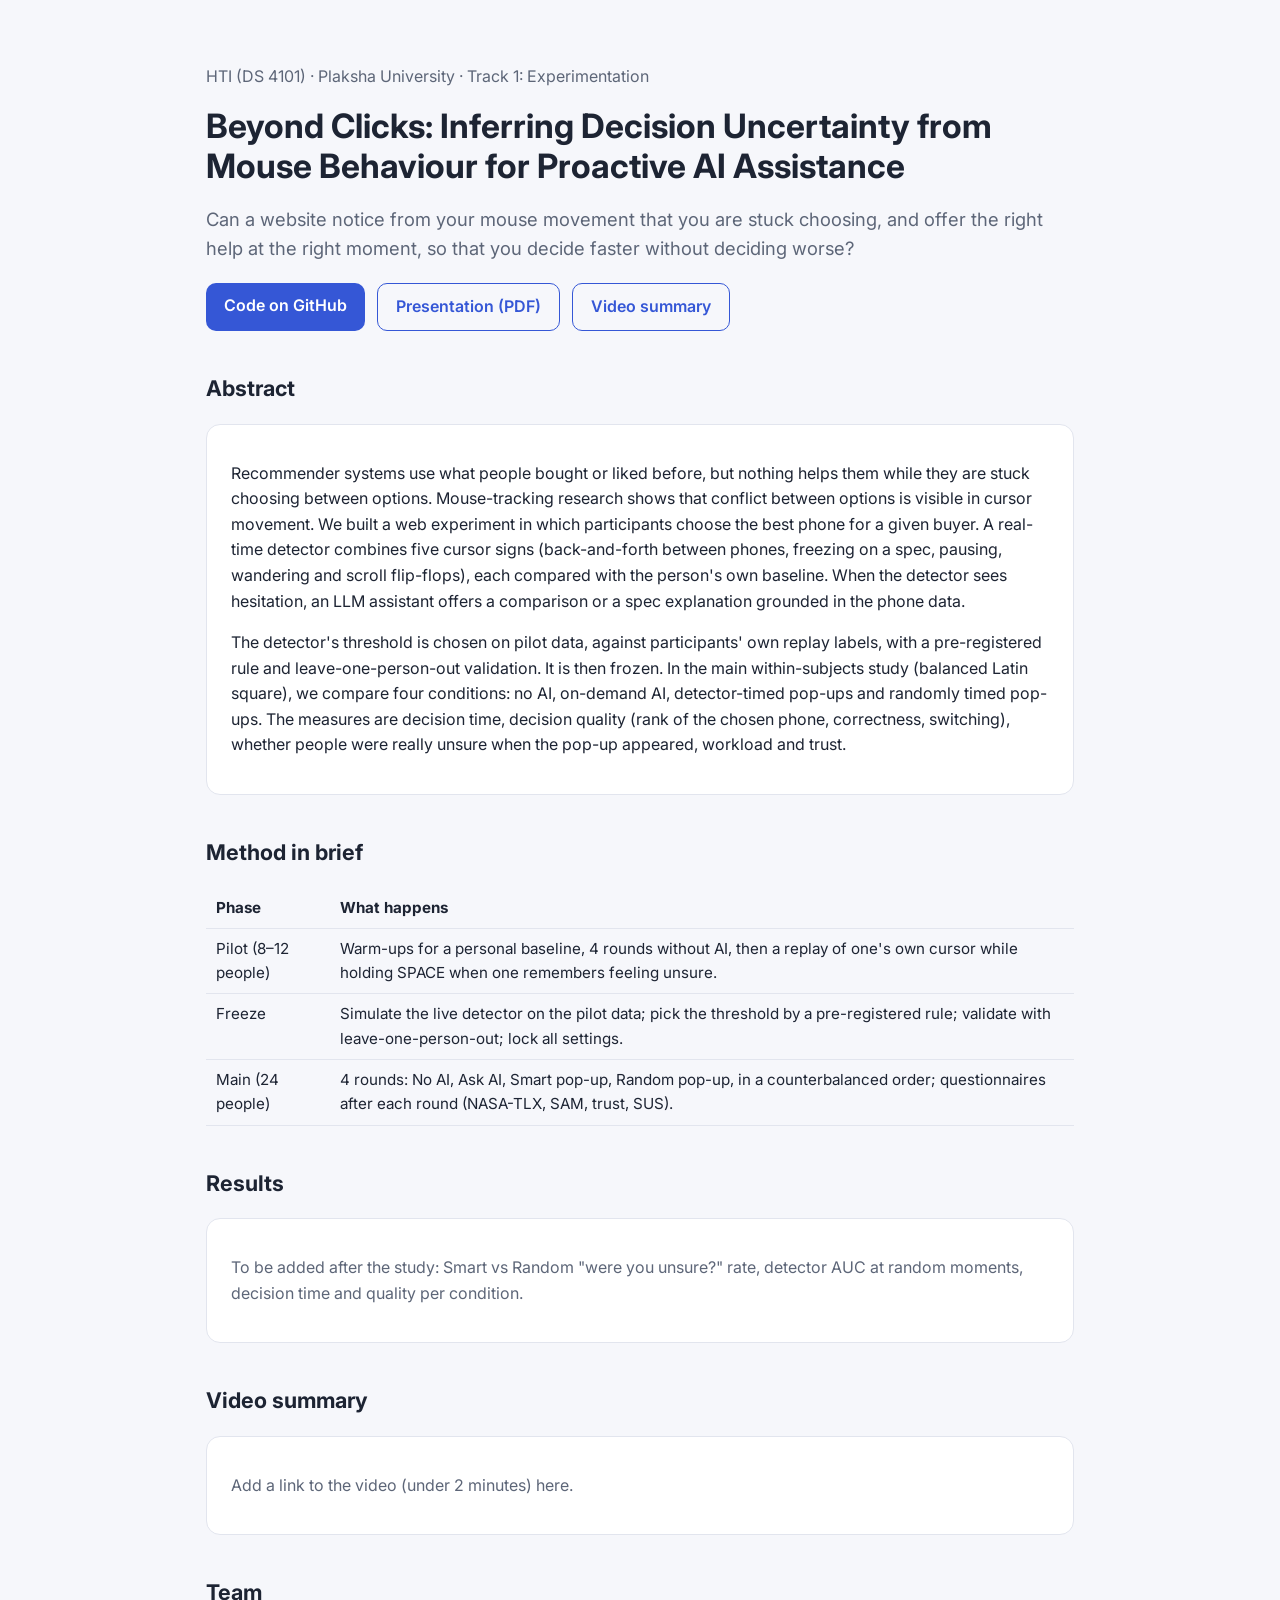
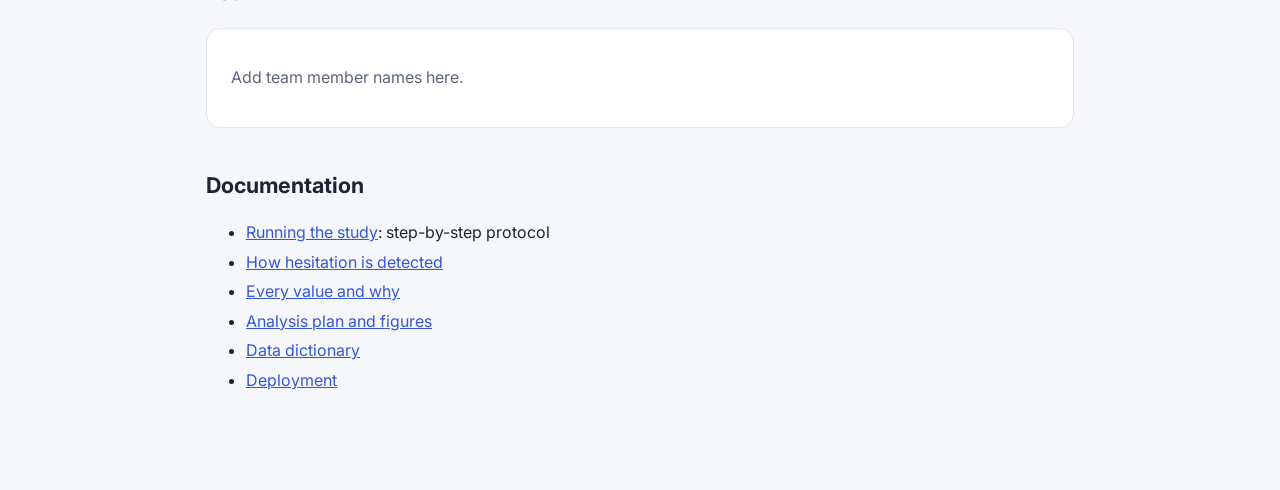
<file: docs/index.html>
<!doctype html>
<html lang="en">
<head>
  <meta charset="utf-8">
  <meta name="viewport" content="width=device-width, initial-scale=1">
  <title>Beyond Clicks</title>
  <meta name="description" content="Inferring decision uncertainty from mouse behaviour for proactive AI assistance. HTI (DS 4101) project.">
  <link rel="preconnect" href="https://fonts.googleapis.com">
  <link href="https://fonts.googleapis.com/css2?family=Inter:wght@400;600;700&display=swap" rel="stylesheet">
  <style>
    :root { --ink:#1d2433; --muted:#5d6678; --line:#e2e5ee; --brand:#3557d6; --bg:#f6f7fb; --panel:#fff; }
    @media (prefers-color-scheme: dark) { :root:not([data-theme="light"]) { --ink:#e8ebf3; --muted:#a4abbd; --line:#2c3344; --brand:#8aa2ff; --bg:#121622; --panel:#1a2030; } }
    :root[data-theme="dark"] { --ink:#e8ebf3; --muted:#a4abbd; --line:#2c3344; --brand:#8aa2ff; --bg:#121622; --panel:#1a2030; }
    * { box-sizing: border-box; }
    body { margin:0; font-family:Inter, system-ui, sans-serif; color:var(--ink); background:var(--bg); line-height:1.6; }
    main { max-width: 900px; margin: 0 auto; padding: 48px 16px 80px; }
    h1 { font-size: 2.1rem; line-height: 1.2; margin: 0 0 8px; }
    h2 { margin-top: 40px; font-size: 1.35rem; }
    .lead { font-size: 1.15rem; color: var(--muted); }
    .card { background:var(--panel); border:1px solid var(--line); border-radius:14px; padding:20px 24px; margin:16px 0; }
    .links { display:flex; gap:12px; flex-wrap:wrap; margin:20px 0; }
    .links a { background:var(--brand); color:#fff; padding:10px 18px; border-radius:10px; text-decoration:none; font-weight:600; }
    .links a.alt { background:transparent; color:var(--brand); border:1px solid var(--brand); }
    table { width:100%; border-collapse:collapse; font-size:.95rem; }
    th, td { text-align:left; padding:8px 10px; border-bottom:1px solid var(--line); vertical-align:top; }
    ol li, ul li { margin: 4px 0; }
    a { color: var(--brand); }
    .muted { color: var(--muted); }
  </style>
</head>
<body>
<main>
  <p class="muted">HTI (DS 4101) · Plaksha University · Track 1: Experimentation</p>
  <h1>Beyond Clicks: Inferring Decision Uncertainty from Mouse Behaviour for Proactive AI Assistance</h1>
  <p class="lead">Can a website notice from your mouse movement that you are stuck choosing, and offer the right help at the right moment, so that you decide faster without deciding worse?</p>

  <div class="links">
    <a href="https://github.com/saumya-a-chauhan/Beyond-Clicks-Inferring-Decision-Uncertainty-from-Mouse-Behaviour-for-Proactive-AI-Assistance">Code on GitHub</a>
    <a class="alt" href="presentation.pdf">Presentation (PDF)</a>
    <a class="alt" href="#video">Video summary</a>
  </div>

  <h2>Abstract</h2>
  <div class="card">
    <p>Recommender systems use what people bought or liked before, but nothing helps them while they are stuck choosing between options. Mouse-tracking research shows that conflict between options is visible in cursor movement. We built a web experiment in which participants choose the best phone for a given buyer. A real-time detector combines five cursor signs (back-and-forth between phones, freezing on a spec, pausing, wandering and scroll flip-flops), each compared with the person's own baseline. When the detector sees hesitation, an LLM assistant offers a comparison or a spec explanation grounded in the phone data.</p>
    <p>The detector's threshold is chosen on pilot data, against participants' own replay labels, with a pre-registered rule and leave-one-person-out validation. It is then frozen. In the main within-subjects study (balanced Latin square), we compare four conditions: no AI, on-demand AI, detector-timed pop-ups and randomly timed pop-ups. The measures are decision time, decision quality (rank of the chosen phone, correctness, switching), whether people were really unsure when the pop-up appeared, workload and trust.</p>
  </div>

  <h2>Method in brief</h2>
  <table>
    <tr><th>Phase</th><th>What happens</th></tr>
    <tr><td>Pilot (8–12 people)</td><td>Warm-ups for a personal baseline, 4 rounds without AI, then a replay of one's own cursor while holding SPACE when one remembers feeling unsure.</td></tr>
    <tr><td>Freeze</td><td>Simulate the live detector on the pilot data; pick the threshold by a pre-registered rule; validate with leave-one-person-out; lock all settings.</td></tr>
    <tr><td>Main (24 people)</td><td>4 rounds: No AI, Ask AI, Smart pop-up, Random pop-up, in a counterbalanced order; questionnaires after each round (NASA-TLX, SAM, trust, SUS).</td></tr>
  </table>

  <h2>Results</h2>
  <div class="card"><p class="muted">To be added after the study: Smart vs Random "were you unsure?" rate, detector AUC at random moments, decision time and quality per condition.</p></div>

  <h2 id="video">Video summary</h2>
  <div class="card"><p class="muted">Add a link to the video (under 2 minutes) here.</p></div>

  <h2>Team</h2>
  <div class="card"><p class="muted">Add team member names here.</p></div>

  <h2>Documentation</h2>
  <ul>
    <li><a href="RUNNING_THE_STUDY.html">Running the study</a>: step-by-step protocol</li>
    <li><a href="DETECTOR.html">How hesitation is detected</a></li>
    <li><a href="VALUES.html">Every value and why</a></li>
    <li><a href="ANALYSIS.html">Analysis plan and figures</a></li>
    <li><a href="DATA_DICTIONARY.html">Data dictionary</a></li>
    <li><a href="DEPLOY.html">Deployment</a></li>
  </ul>
</main>
</body>
</html>
</file>
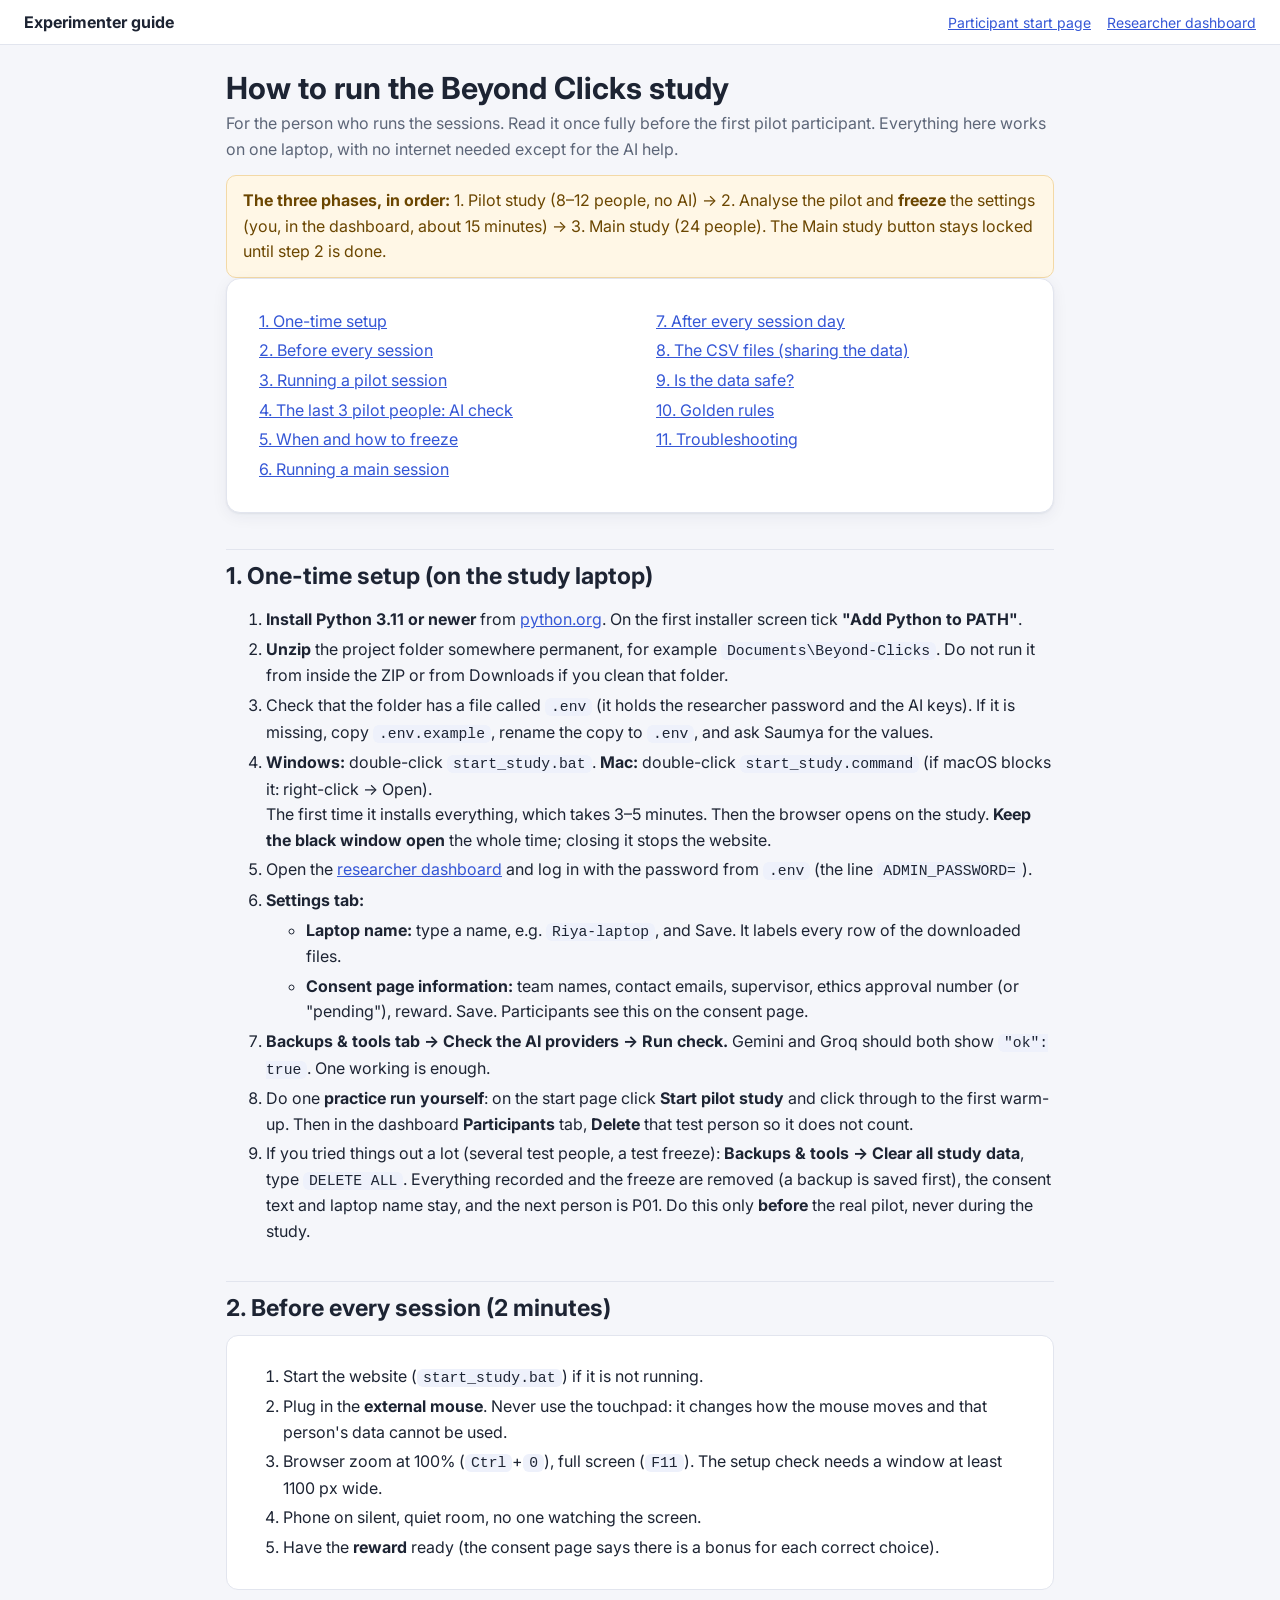
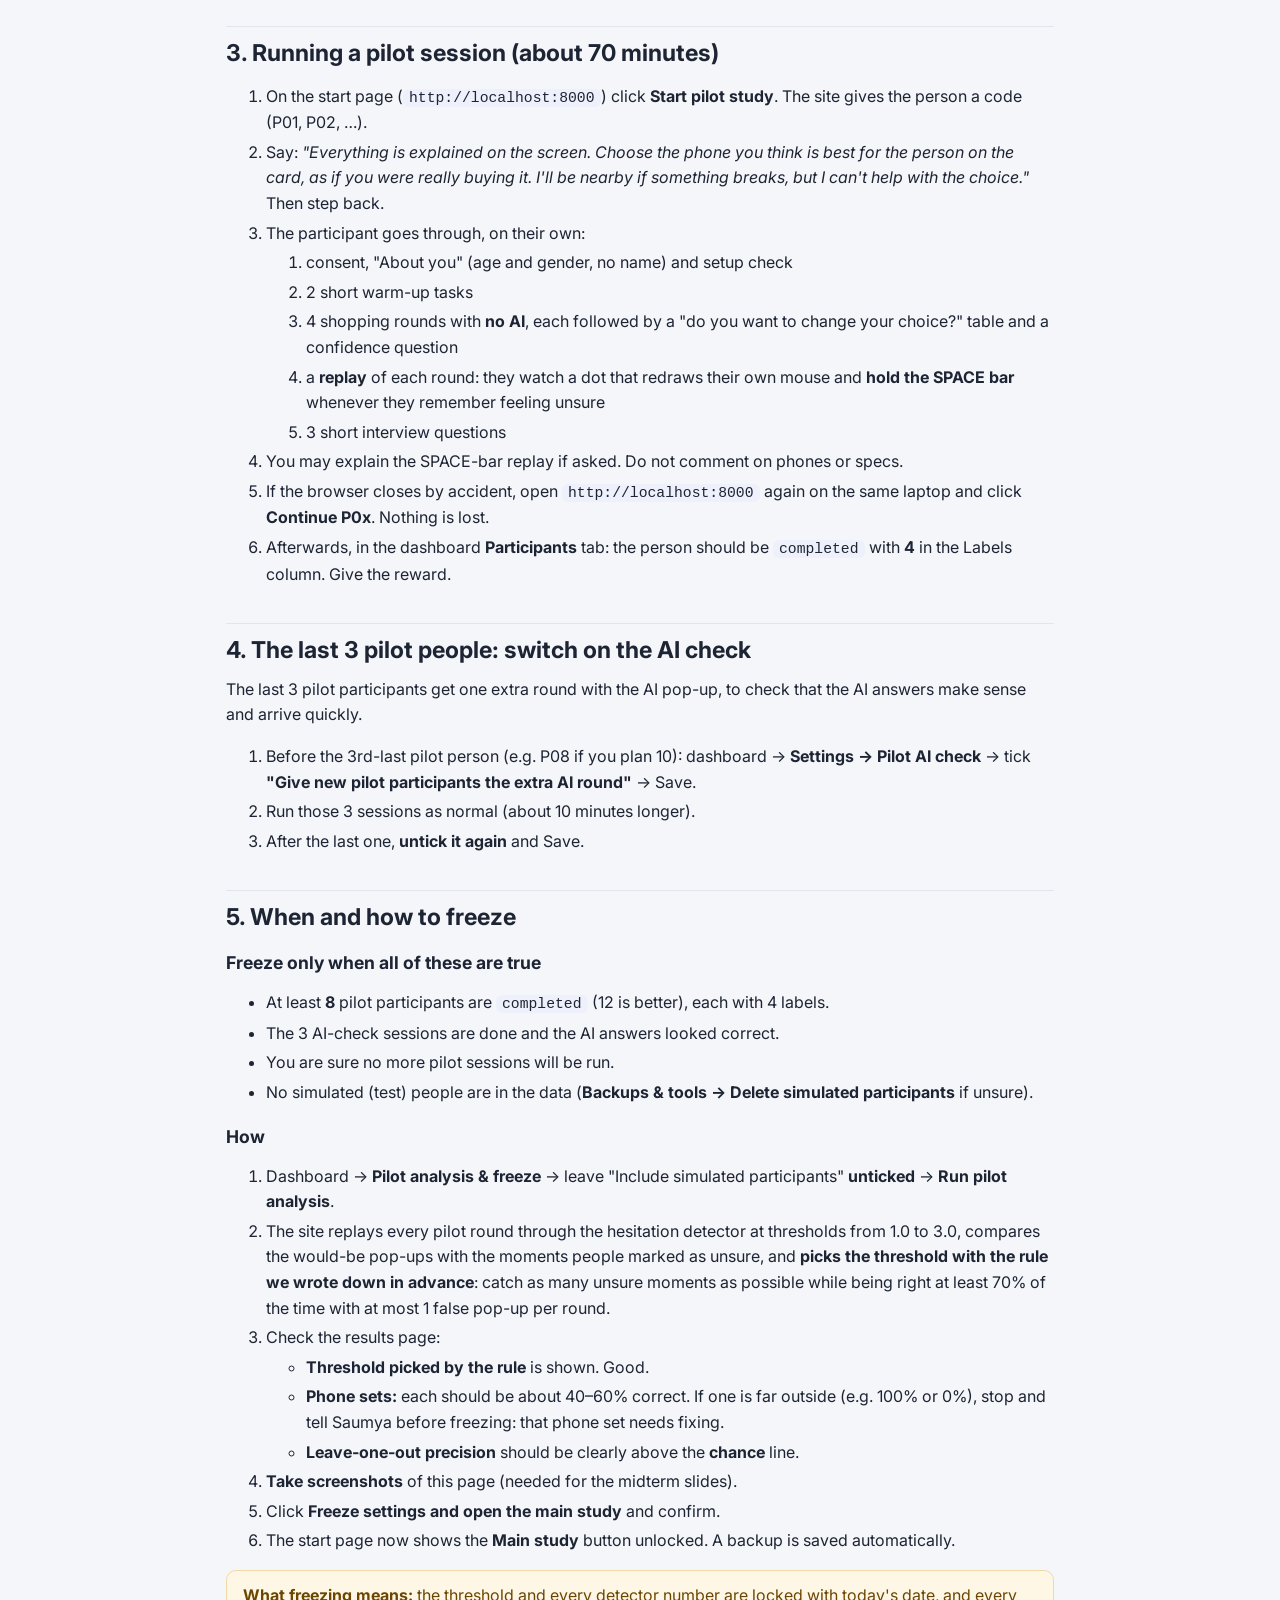
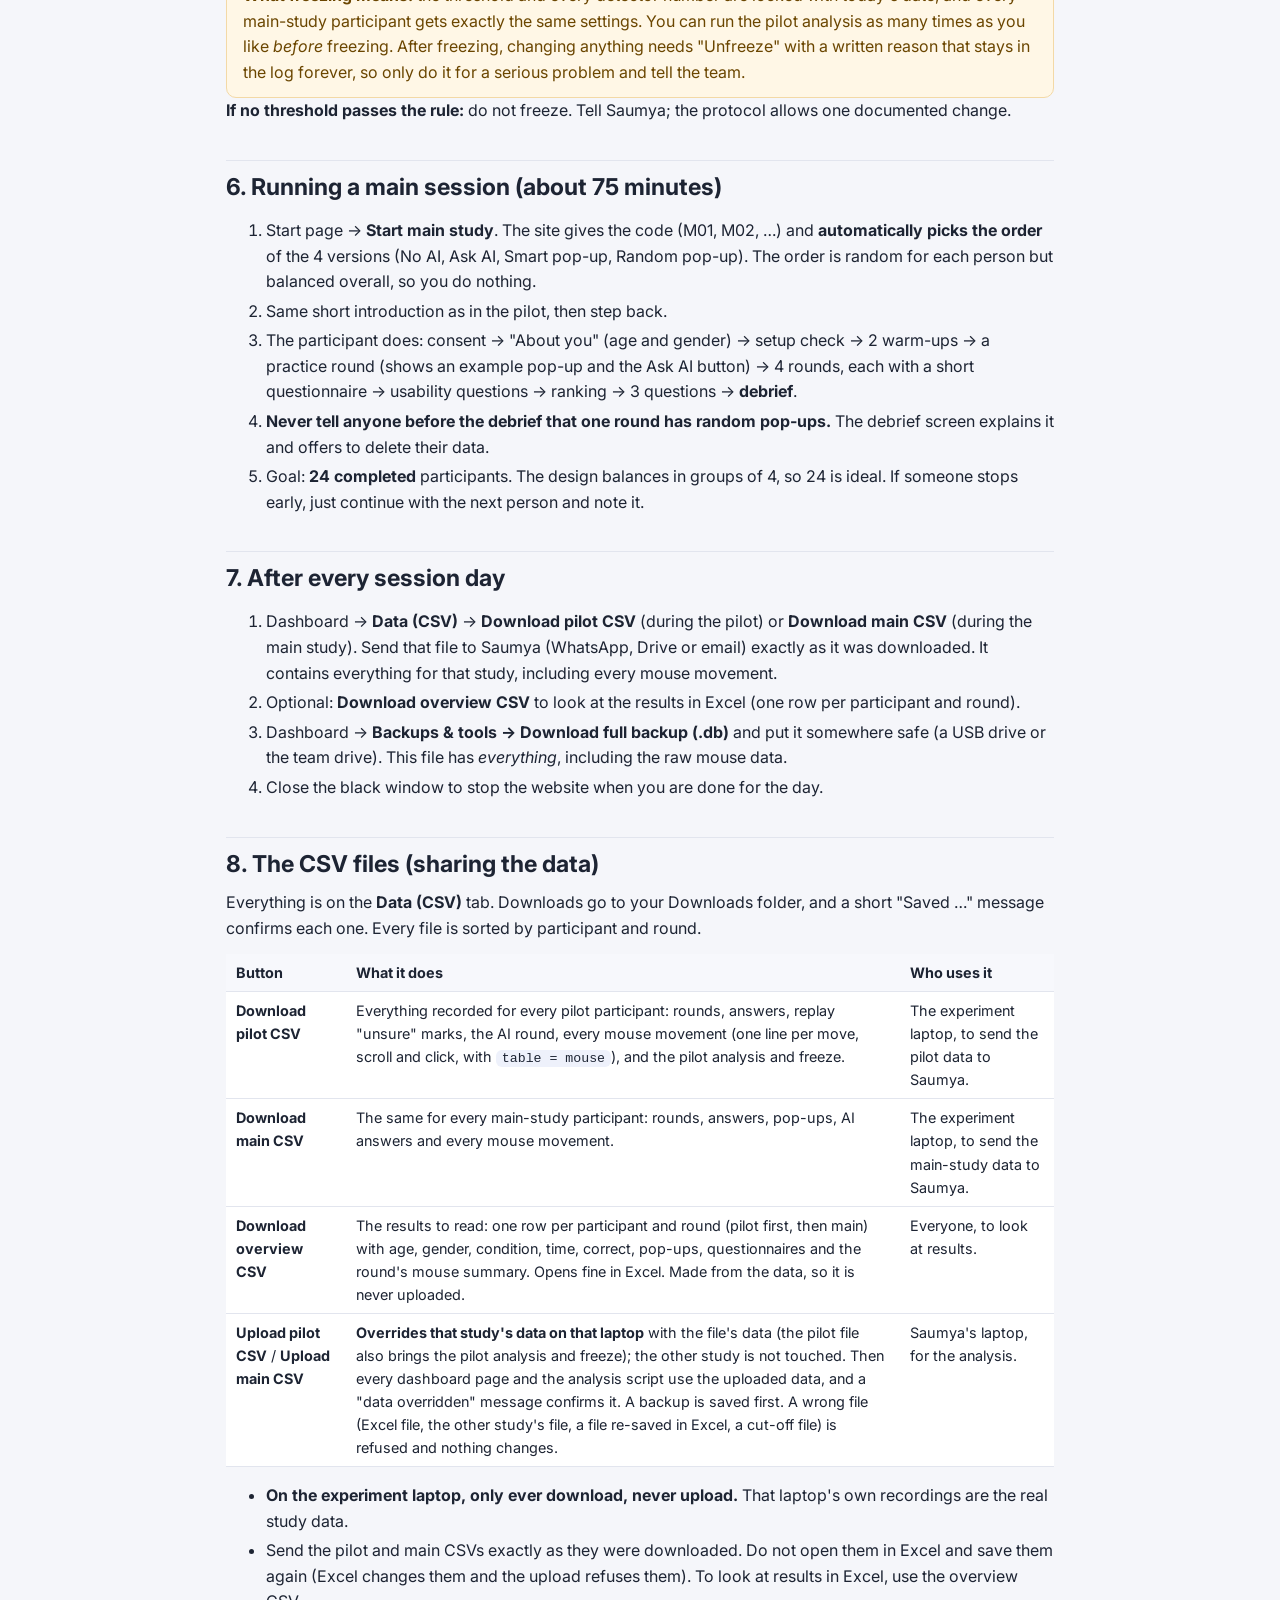
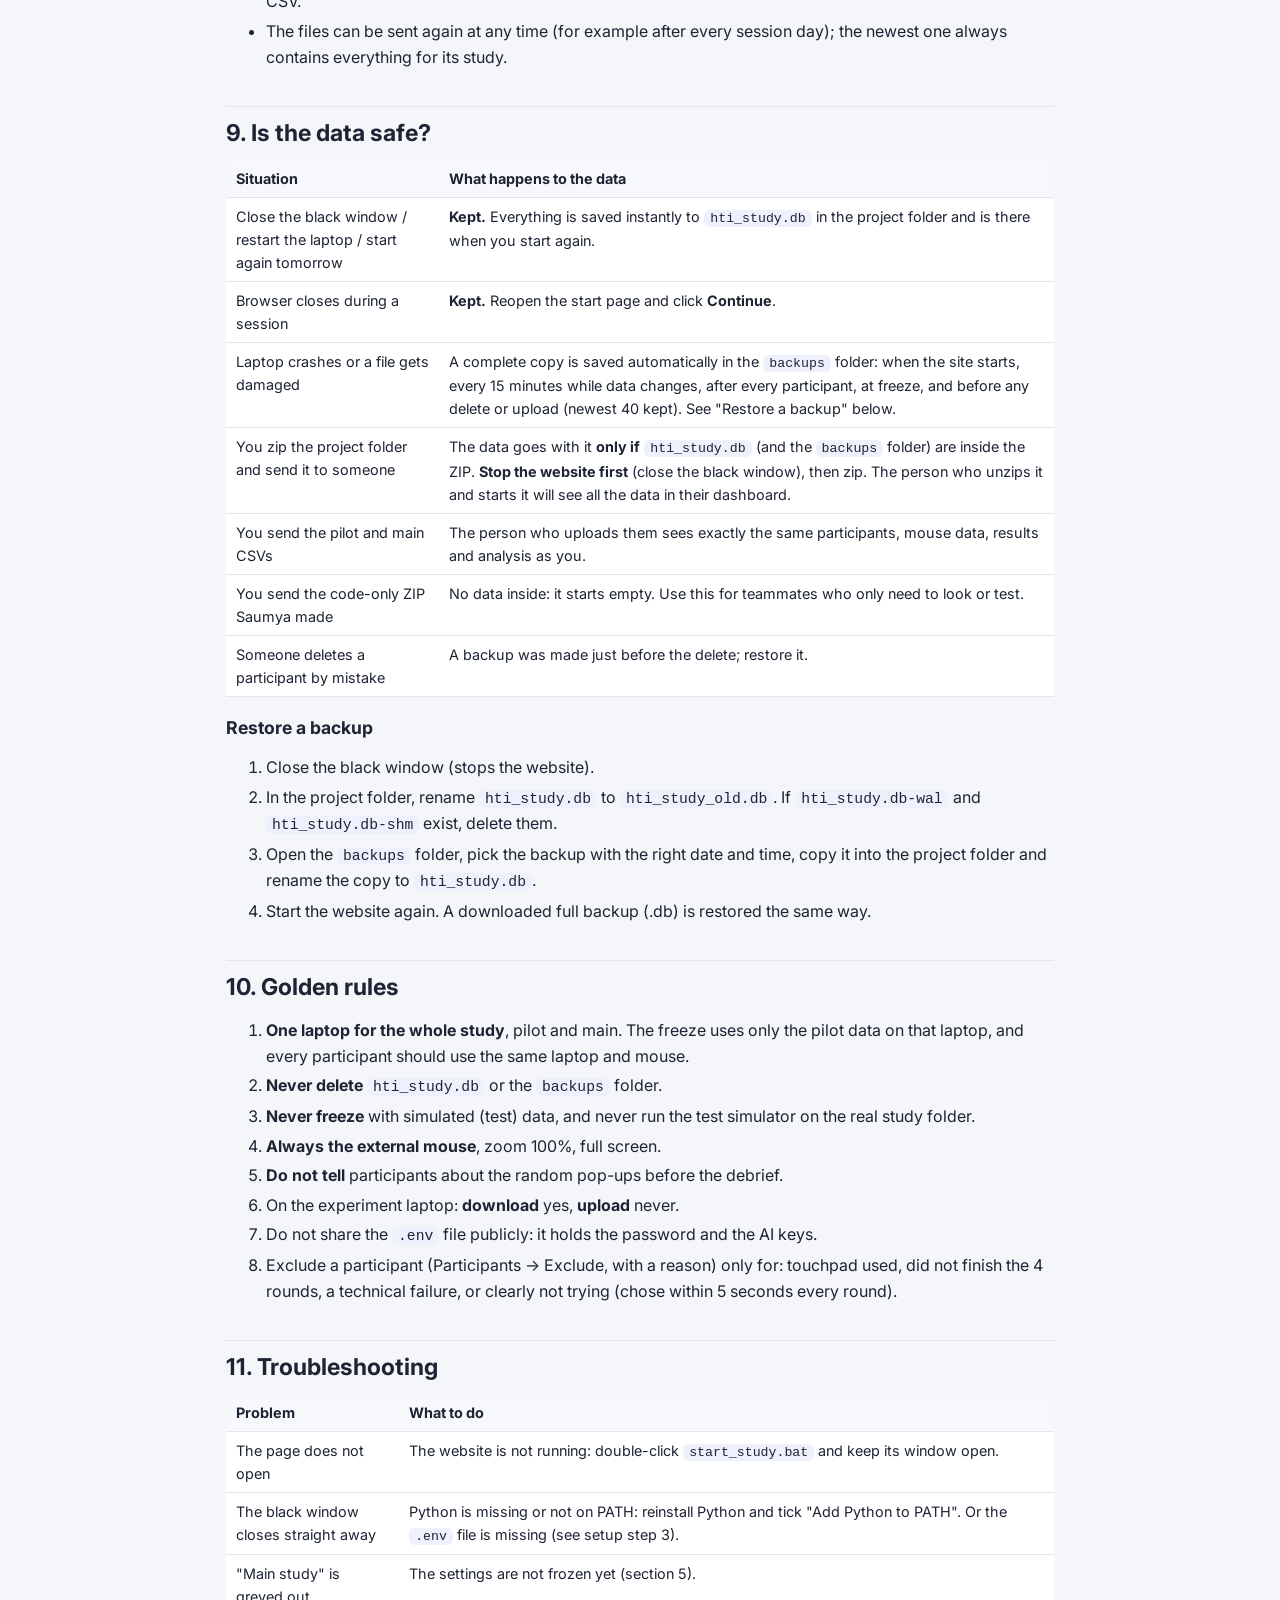
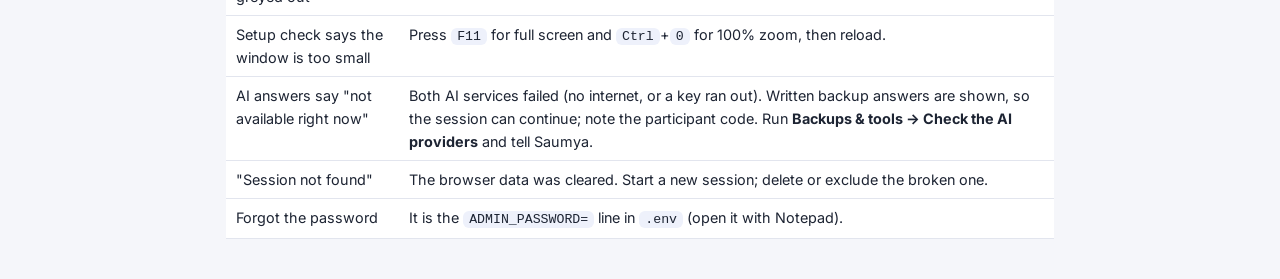
<file: static/guide.html>
<!doctype html>
<html lang="en">
<head>
  <meta charset="utf-8">
  <meta name="viewport" content="width=device-width, initial-scale=1">
  <title>Experimenter Guide</title>
  <link rel="preconnect" href="https://fonts.googleapis.com">
  <link href="https://fonts.googleapis.com/css2?family=Inter:wght@400;500;600;700&display=swap" rel="stylesheet">
  <link rel="stylesheet" href="/static/css/style.css">
  <style>
    .guide { max-width: 860px; margin: 0 auto; padding: 24px 16px 64px; line-height: 1.6; }
    .guide h1 { margin-bottom: 4px; }
    .guide h2 { margin-top: 36px; padding-top: 12px; border-top: 1px solid var(--line); }
    .guide h3 { margin-top: 20px; }
    .guide ol li, .guide ul li { margin: 4px 0; }
    .guide code, .guide kbd { background: #eef1fb; padding: 1px 6px; border-radius: 6px; font-size: .92em; }
    .guide .toc { columns: 2; column-gap: 32px; }
    .guide .toc a { display: block; padding: 2px 0; }
    .guide table.data td, .guide table.data th { vertical-align: top; }
    .guide .step { background: #fff; border: 1px solid var(--line); border-radius: 12px; padding: 12px 16px; margin: 12px 0; }
    @media (max-width: 640px) { .guide .toc { columns: 1; } }
  </style>
</head>
<body>
<div class="topbar">
  <span class="brand">Experimenter guide</span>
  <span class="spacer"></span>
  <a href="/" class="small">Participant start page</a>
  <a href="/admin" class="small">Researcher dashboard</a>
</div>

<div class="guide">
  <h1>How to run the Beyond Clicks study</h1>
  <p class="muted">For the person who runs the sessions. Read it once fully before the first pilot participant. Everything here works on one laptop, with no internet needed except for the AI help.</p>

  <div class="notice"><b>The three phases, in order:</b> 1. Pilot study (8–12 people, no AI) → 2. Analyse the pilot and <b>freeze</b> the settings (you, in the dashboard, about 15 minutes) → 3. Main study (24 people). The Main study button stays locked until step 2 is done.</div>

  <div class="panel toc">
    <a href="#setup">1. One-time setup</a>
    <a href="#before">2. Before every session</a>
    <a href="#pilot">3. Running a pilot session</a>
    <a href="#aicheck">4. The last 3 pilot people: AI check</a>
    <a href="#freeze">5. When and how to freeze</a>
    <a href="#main">6. Running a main session</a>
    <a href="#after">7. After every session day</a>
    <a href="#excel">8. The CSV files (sharing the data)</a>
    <a href="#safe">9. Is the data safe?</a>
    <a href="#rules">10. Golden rules</a>
    <a href="#trouble">11. Troubleshooting</a>
  </div>

  <h2 id="setup">1. One-time setup (on the study laptop)</h2>
  <ol>
    <li><b>Install Python 3.11 or newer</b> from <a href="https://www.python.org/downloads/" target="_blank">python.org</a>. On the first installer screen tick <b>"Add Python to PATH"</b>.</li>
    <li><b>Unzip</b> the project folder somewhere permanent, for example <code>Documents\Beyond-Clicks</code>. Do not run it from inside the ZIP or from Downloads if you clean that folder.</li>
    <li>Check that the folder has a file called <code>.env</code> (it holds the researcher password and the AI keys). If it is missing, copy <code>.env.example</code>, rename the copy to <code>.env</code>, and ask Saumya for the values.</li>
    <li><b>Windows:</b> double-click <code>start_study.bat</code>. <b>Mac:</b> double-click <code>start_study.command</code> (if macOS blocks it: right-click → Open).<br>
      The first time it installs everything, which takes 3–5 minutes. Then the browser opens on the study. <b>Keep the black window open</b> the whole time; closing it stops the website.</li>
    <li>Open the <a href="/admin">researcher dashboard</a> and log in with the password from <code>.env</code> (the line <code>ADMIN_PASSWORD=</code>).</li>
    <li><b>Settings tab:</b>
      <ul>
        <li><b>Laptop name:</b> type a name, e.g. <code>Riya-laptop</code>, and Save. It labels every row of the downloaded files.</li>
        <li><b>Consent page information:</b> team names, contact emails, supervisor, ethics approval number (or "pending"), reward. Save. Participants see this on the consent page.</li>
      </ul></li>
    <li><b>Backups &amp; tools tab → Check the AI providers → Run check.</b> Gemini and Groq should both show <code>"ok": true</code>. One working is enough.</li>
    <li>Do one <b>practice run yourself</b>: on the start page click <b>Start pilot study</b> and click through to the first warm-up. Then in the dashboard <b>Participants</b> tab, <b>Delete</b> that test person so it does not count.</li>
    <li>If you tried things out a lot (several test people, a test freeze): <b>Backups &amp; tools → Clear all study data</b>, type <code>DELETE ALL</code>. Everything recorded and the freeze are removed (a backup is saved first), the consent text and laptop name stay, and the next person is P01. Do this only <b>before</b> the real pilot, never during the study.</li>
  </ol>

  <h2 id="before">2. Before every session (2 minutes)</h2>
  <div class="step">
    <ol>
      <li>Start the website (<code>start_study.bat</code>) if it is not running.</li>
      <li>Plug in the <b>external mouse</b>. Never use the touchpad: it changes how the mouse moves and that person's data cannot be used.</li>
      <li>Browser zoom at 100% (<kbd>Ctrl</kbd>+<kbd>0</kbd>), full screen (<kbd>F11</kbd>). The setup check needs a window at least 1100 px wide.</li>
      <li>Phone on silent, quiet room, no one watching the screen.</li>
      <li>Have the <b>reward</b> ready (the consent page says there is a bonus for each correct choice).</li>
    </ol>
  </div>

  <h2 id="pilot">3. Running a pilot session (about 70 minutes)</h2>
  <ol>
    <li>On the start page (<code>http://localhost:8000</code>) click <b>Start pilot study</b>. The site gives the person a code (P01, P02, …).</li>
    <li>Say: <i>"Everything is explained on the screen. Choose the phone you think is best for the person on the card, as if you were really buying it. I'll be nearby if something breaks, but I can't help with the choice."</i> Then step back.</li>
    <li>The participant goes through, on their own:
      <ol>
        <li>consent, "About you" (age and gender, no name) and setup check</li>
        <li>2 short warm-up tasks</li>
        <li>4 shopping rounds with <b>no AI</b>, each followed by a "do you want to change your choice?" table and a confidence question</li>
        <li>a <b>replay</b> of each round: they watch a dot that redraws their own mouse and <b>hold the SPACE bar</b> whenever they remember feeling unsure</li>
        <li>3 short interview questions</li>
      </ol></li>
    <li>You may explain the SPACE-bar replay if asked. Do not comment on phones or specs.</li>
    <li>If the browser closes by accident, open <code>http://localhost:8000</code> again on the same laptop and click <b>Continue P0x</b>. Nothing is lost.</li>
    <li>Afterwards, in the dashboard <b>Participants</b> tab: the person should be <code>completed</code> with <b>4</b> in the Labels column. Give the reward.</li>
  </ol>

  <h2 id="aicheck">4. The last 3 pilot people: switch on the AI check</h2>
  <p>The last 3 pilot participants get one extra round with the AI pop-up, to check that the AI answers make sense and arrive quickly.</p>
  <ol>
    <li>Before the 3rd-last pilot person (e.g. P08 if you plan 10): dashboard → <b>Settings → Pilot AI check</b> → tick <b>"Give new pilot participants the extra AI round"</b> → Save.</li>
    <li>Run those 3 sessions as normal (about 10 minutes longer).</li>
    <li>After the last one, <b>untick it again</b> and Save.</li>
  </ol>

  <h2 id="freeze">5. When and how to freeze</h2>
  <h3>Freeze only when all of these are true</h3>
  <ul>
    <li>At least <b>8</b> pilot participants are <code>completed</code> (12 is better), each with 4 labels.</li>
    <li>The 3 AI-check sessions are done and the AI answers looked correct.</li>
    <li>You are sure no more pilot sessions will be run.</li>
    <li>No simulated (test) people are in the data (<b>Backups &amp; tools → Delete simulated participants</b> if unsure).</li>
  </ul>
  <h3>How</h3>
  <ol>
    <li>Dashboard → <b>Pilot analysis &amp; freeze</b> → leave "Include simulated participants" <b>unticked</b> → <b>Run pilot analysis</b>.</li>
    <li>The site replays every pilot round through the hesitation detector at thresholds from 1.0 to 3.0, compares the would-be pop-ups with the moments people marked as unsure, and <b>picks the threshold with the rule we wrote down in advance</b>: catch as many unsure moments as possible while being right at least 70% of the time with at most 1 false pop-up per round.</li>
    <li>Check the results page:
      <ul>
        <li><b>Threshold picked by the rule</b> is shown. Good.</li>
        <li><b>Phone sets:</b> each should be about 40–60% correct. If one is far outside (e.g. 100% or 0%), stop and tell Saumya before freezing: that phone set needs fixing.</li>
        <li><b>Leave-one-out precision</b> should be clearly above the <b>chance</b> line.</li>
      </ul></li>
    <li><b>Take screenshots</b> of this page (needed for the midterm slides).</li>
    <li>Click <b>Freeze settings and open the main study</b> and confirm.</li>
    <li>The start page now shows the <b>Main study</b> button unlocked. A backup is saved automatically.</li>
  </ol>
  <div class="notice"><b>What freezing means:</b> the threshold and every detector number are locked with today's date, and every main-study participant gets exactly the same settings. You can run the pilot analysis as many times as you like <i>before</i> freezing. After freezing, changing anything needs "Unfreeze" with a written reason that stays in the log forever, so only do it for a serious problem and tell the team.</div>
  <p><b>If no threshold passes the rule:</b> do not freeze. Tell Saumya; the protocol allows one documented change.</p>

  <h2 id="main">6. Running a main session (about 75 minutes)</h2>
  <ol>
    <li>Start page → <b>Start main study</b>. The site gives the code (M01, M02, …) and <b>automatically picks the order</b> of the 4 versions (No AI, Ask AI, Smart pop-up, Random pop-up). The order is random for each person but balanced overall, so you do nothing.</li>
    <li>Same short introduction as in the pilot, then step back.</li>
    <li>The participant does: consent → "About you" (age and gender) → setup check → 2 warm-ups → a practice round (shows an example pop-up and the Ask AI button) → 4 rounds, each with a short questionnaire → usability questions → ranking → 3 questions → <b>debrief</b>.</li>
    <li><b>Never tell anyone before the debrief that one round has random pop-ups.</b> The debrief screen explains it and offers to delete their data.</li>
    <li>Goal: <b>24 completed</b> participants. The design balances in groups of 4, so 24 is ideal. If someone stops early, just continue with the next person and note it.</li>
  </ol>

  <h2 id="after">7. After every session day</h2>
  <ol>
    <li>Dashboard → <b>Data (CSV)</b> → <b>Download pilot CSV</b> (during the pilot) or <b>Download main CSV</b> (during the main study). Send that file to Saumya (WhatsApp, Drive or email) exactly as it was downloaded. It contains everything for that study, including every mouse movement.</li>
    <li>Optional: <b>Download overview CSV</b> to look at the results in Excel (one row per participant and round).</li>
    <li>Dashboard → <b>Backups &amp; tools → Download full backup (.db)</b> and put it somewhere safe (a USB drive or the team drive). This file has <i>everything</i>, including the raw mouse data.</li>
    <li>Close the black window to stop the website when you are done for the day.</li>
  </ol>

  <h2 id="excel">8. The CSV files (sharing the data)</h2>
  <p>Everything is on the <b>Data (CSV)</b> tab. Downloads go to your Downloads folder, and a short "Saved …" message confirms each one. Every file is sorted by participant and round.</p>
  <table class="data">
    <tr><th>Button</th><th>What it does</th><th>Who uses it</th></tr>
    <tr><td><b>Download pilot CSV</b></td><td>Everything recorded for every pilot participant: rounds, answers, replay "unsure" marks, the AI round, every mouse movement (one line per move, scroll and click, with <code>table = mouse</code>), and the pilot analysis and freeze.</td><td>The experiment laptop, to send the pilot data to Saumya.</td></tr>
    <tr><td><b>Download main CSV</b></td><td>The same for every main-study participant: rounds, answers, pop-ups, AI answers and every mouse movement.</td><td>The experiment laptop, to send the main-study data to Saumya.</td></tr>
    <tr><td><b>Download overview CSV</b></td><td>The results to read: one row per participant and round (pilot first, then main) with age, gender, condition, time, correct, pop-ups, questionnaires and the round's mouse summary. Opens fine in Excel. Made from the data, so it is never uploaded.</td><td>Everyone, to look at results.</td></tr>
    <tr><td><b>Upload pilot CSV</b> / <b>Upload main CSV</b></td><td><b>Overrides that study's data on that laptop</b> with the file's data (the pilot file also brings the pilot analysis and freeze); the other study is not touched. Then every dashboard page and the analysis script use the uploaded data, and a "data overridden" message confirms it. A backup is saved first. A wrong file (Excel file, the other study's file, a file re-saved in Excel, a cut-off file) is refused and nothing changes.</td><td>Saumya's laptop, for the analysis.</td></tr>
  </table>
  <ul>
    <li><b>On the experiment laptop, only ever download, never upload.</b> That laptop's own recordings are the real study data.</li>
    <li>Send the pilot and main CSVs exactly as they were downloaded. Do not open them in Excel and save them again (Excel changes them and the upload refuses them). To look at results in Excel, use the overview CSV.</li>
    <li>The files can be sent again at any time (for example after every session day); the newest one always contains everything for its study.</li>
  </ul>

  <h2 id="safe">9. Is the data safe?</h2>
  <table class="data">
    <tr><th>Situation</th><th>What happens to the data</th></tr>
    <tr><td>Close the black window / restart the laptop / start again tomorrow</td><td><b>Kept.</b> Everything is saved instantly to <code>hti_study.db</code> in the project folder and is there when you start again.</td></tr>
    <tr><td>Browser closes during a session</td><td><b>Kept.</b> Reopen the start page and click <b>Continue</b>.</td></tr>
    <tr><td>Laptop crashes or a file gets damaged</td><td>A complete copy is saved automatically in the <code>backups</code> folder: when the site starts, every 15 minutes while data changes, after every participant, at freeze, and before any delete or upload (newest 40 kept). See "Restore a backup" below.</td></tr>
    <tr><td>You zip the project folder and send it to someone</td><td>The data goes with it <b>only if</b> <code>hti_study.db</code> (and the <code>backups</code> folder) are inside the ZIP. <b>Stop the website first</b> (close the black window), then zip. The person who unzips it and starts it will see all the data in their dashboard.</td></tr>
    <tr><td>You send the pilot and main CSVs</td><td>The person who uploads them sees exactly the same participants, mouse data, results and analysis as you.</td></tr>
    <tr><td>You send the code-only ZIP Saumya made</td><td>No data inside: it starts empty. Use this for teammates who only need to look or test.</td></tr>
    <tr><td>Someone deletes a participant by mistake</td><td>A backup was made just before the delete; restore it.</td></tr>
  </table>
  <h3>Restore a backup</h3>
  <ol>
    <li>Close the black window (stops the website).</li>
    <li>In the project folder, rename <code>hti_study.db</code> to <code>hti_study_old.db</code>. If <code>hti_study.db-wal</code> and <code>hti_study.db-shm</code> exist, delete them.</li>
    <li>Open the <code>backups</code> folder, pick the backup with the right date and time, copy it into the project folder and rename the copy to <code>hti_study.db</code>.</li>
    <li>Start the website again. A downloaded full backup (.db) is restored the same way.</li>
  </ol>

  <h2 id="rules">10. Golden rules</h2>
  <ol>
    <li><b>One laptop for the whole study</b>, pilot and main. The freeze uses only the pilot data on that laptop, and every participant should use the same laptop and mouse.</li>
    <li><b>Never delete</b> <code>hti_study.db</code> or the <code>backups</code> folder.</li>
    <li><b>Never freeze</b> with simulated (test) data, and never run the test simulator on the real study folder.</li>
    <li><b>Always the external mouse</b>, zoom 100%, full screen.</li>
    <li><b>Do not tell</b> participants about the random pop-ups before the debrief.</li>
    <li>On the experiment laptop: <b>download</b> yes, <b>upload</b> never.</li>
    <li>Do not share the <code>.env</code> file publicly: it holds the password and the AI keys.</li>
    <li>Exclude a participant (Participants → Exclude, with a reason) only for: touchpad used, did not finish the 4 rounds, a technical failure, or clearly not trying (chose within 5 seconds every round).</li>
  </ol>

  <h2 id="trouble">11. Troubleshooting</h2>
  <table class="data">
    <tr><th>Problem</th><th>What to do</th></tr>
    <tr><td>The page does not open</td><td>The website is not running: double-click <code>start_study.bat</code> and keep its window open.</td></tr>
    <tr><td>The black window closes straight away</td><td>Python is missing or not on PATH: reinstall Python and tick "Add Python to PATH". Or the <code>.env</code> file is missing (see setup step 3).</td></tr>
    <tr><td>"Main study" is greyed out</td><td>The settings are not frozen yet (section 5).</td></tr>
    <tr><td>Setup check says the window is too small</td><td>Press <kbd>F11</kbd> for full screen and <kbd>Ctrl</kbd>+<kbd>0</kbd> for 100% zoom, then reload.</td></tr>
    <tr><td>AI answers say "not available right now"</td><td>Both AI services failed (no internet, or a key ran out). Written backup answers are shown, so the session can continue; note the participant code. Run <b>Backups &amp; tools → Check the AI providers</b> and tell Saumya.</td></tr>
    <tr><td>"Session not found"</td><td>The browser data was cleared. Start a new session; delete or exclude the broken one.</td></tr>
    <tr><td>Forgot the password</td><td>It is the <code>ADMIN_PASSWORD=</code> line in <code>.env</code> (open it with Notepad).</td></tr>
  </table>
</div>
</body>
</html>
</file>
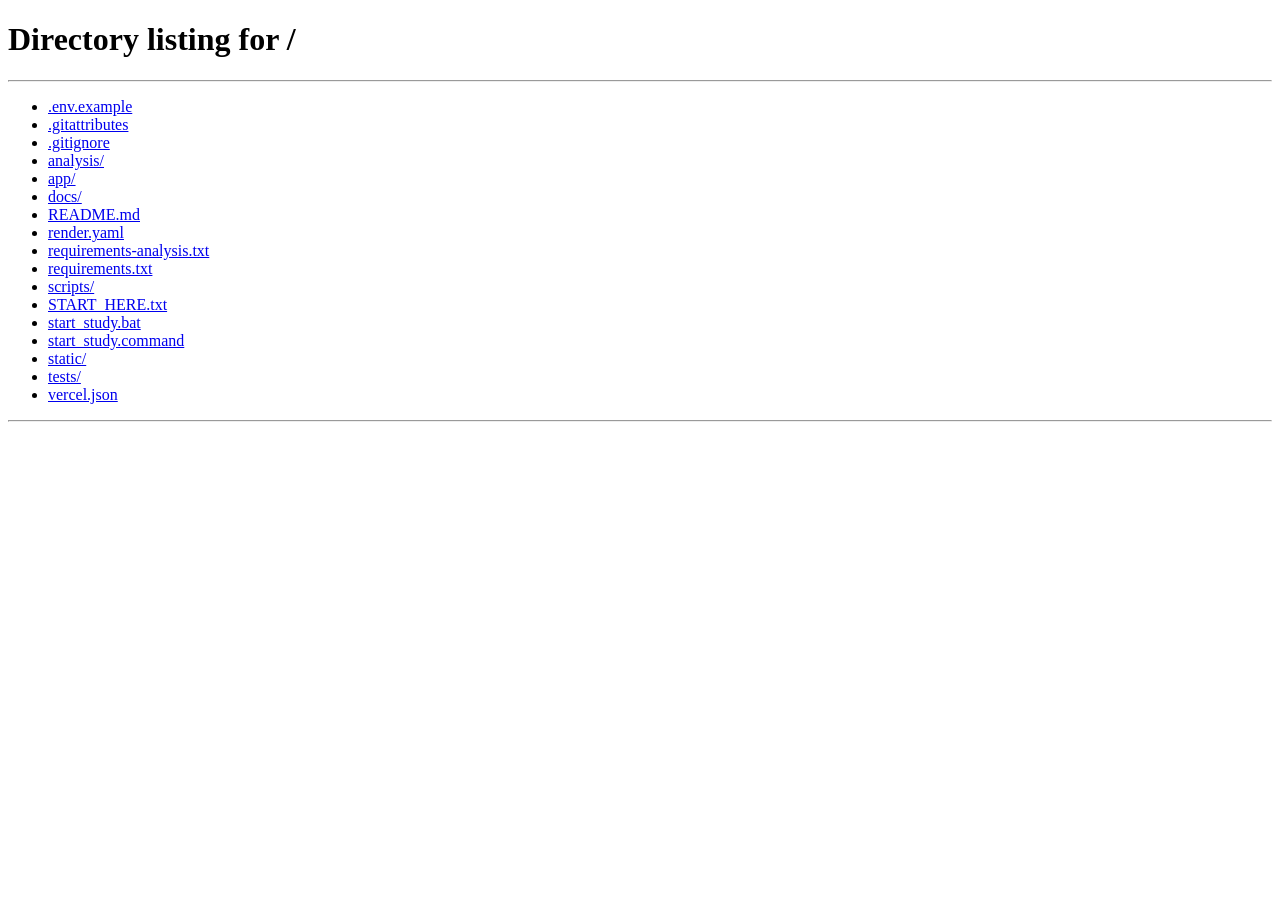
<file: static/run.html>
<!doctype html>
<html lang="en">
<head>
  <meta charset="utf-8">
  <meta name="viewport" content="width=device-width, initial-scale=1">
  <title>Study session</title>
  <link rel="preconnect" href="https://fonts.googleapis.com">
  <link href="https://fonts.googleapis.com/css2?family=Inter:wght@400;500;600;700&display=swap" rel="stylesheet">
  <link rel="stylesheet" href="/static/css/style.css?v=20261126_9">
</head>
<body>
  <div class="topbar" data-zone="empty">
    <span class="brand">Shopping Decisions Study</span>
    <span class="spacer"></span>
    <div class="progress" title="Progress"><div id="prog"></div></div>
    <span class="small muted" id="pcode"></span>
  </div>
  <div id="app"></div>
  <script src="/static/js/api.js?v=20261126_9"></script>
  <script src="/static/js/shop.js?v=20261126_9"></script>
  <script src="/static/js/run.js?v=20261126_9"></script>
</body>
</html>
</file>
<file: static/css/style.css>
:root {
  --bg: #f5f6fa;
  --panel: #ffffff;
  --ink: #1d2433;
  --muted: #5d6678;
  --line: #e2e5ee;
  --brand: #3557d6;
  --brand-soft: #e9eefc;
  --good: #1f8a4c;
  --warn: #b45f06;
  --bad: #c0392b;
  --radius: 14px;
  --shadow: 0 1px 2px rgba(20, 30, 60, .06), 0 4px 16px rgba(20, 30, 60, .06);
}

* { box-sizing: border-box; }
html, body { margin: 0; padding: 0; }
body {
  font-family: "Inter", system-ui, -apple-system, "Segoe UI", Roboto, sans-serif;
  background: var(--bg);
  color: var(--ink);
  font-size: 16px;
  line-height: 1.5;
}
h1, h2, h3 { line-height: 1.25; margin: 0 0 .5em; }
h1 { font-size: 1.9rem; }
h2 { font-size: 1.45rem; }
h3 { font-size: 1.1rem; }
p { margin: 0 0 .8em; }
a { color: var(--brand); }
.muted { color: var(--muted); }
.small { font-size: .875rem; }
.hidden { display: none !important; }

/* ---------- layout ---------- */
.topbar {
  display: flex; align-items: center; gap: 16px;
  padding: 10px 24px; background: var(--panel); border-bottom: 1px solid var(--line);
  position: sticky; top: 0; z-index: 20;
}
.topbar .brand { font-weight: 700; }
.topbar .spacer { flex: 1; }
.progress { width: 220px; height: 8px; background: var(--line); border-radius: 99px; overflow: hidden; }
.progress > div { height: 100%; background: var(--brand); width: 0; transition: width .3s; }
.wrap { max-width: 860px; margin: 32px auto; padding: 0 20px; }
.wide { max-width: 1320px; margin: 16px auto; padding: 0 20px; }
.panel {
  background: var(--panel); border: 1px solid var(--line); border-radius: var(--radius);
  box-shadow: var(--shadow); padding: 28px 32px;
}
.panel + .panel { margin-top: 16px; }
.row { display: flex; gap: 12px; align-items: center; flex-wrap: wrap; }
.grid2 { display: grid; grid-template-columns: 1fr 1fr; gap: 16px; }
.grid2 > * { min-width: 0; }

/* ---------- buttons ---------- */
button, .btn {
  font: inherit; cursor: pointer; border-radius: 10px; border: 1px solid var(--line);
  background: var(--panel); color: var(--ink); padding: 10px 18px; font-weight: 600;
  display: inline-flex; align-items: center; gap: 8px; text-decoration: none;
}
button:hover:not(:disabled), .btn:hover { border-color: #c5cbe0; background: #fafbff; }
button.primary, .btn.primary { background: var(--brand); border-color: var(--brand); color: #fff; }
button.primary:hover:not(:disabled) { background: #2a48bd; }
button.big { padding: 14px 26px; font-size: 1.05rem; }
button.danger { color: var(--bad); }
button:disabled { opacity: .45; cursor: not-allowed; }
.actions { display: flex; gap: 12px; justify-content: flex-end; margin-top: 24px; }

/* ---------- home ---------- */
.home-hero { text-align: center; margin: 56px auto 28px; max-width: 760px; }
.home-hero p { color: var(--muted); font-size: 1.1rem; }
.choices { display: grid; grid-template-columns: 1fr 1fr; gap: 20px; max-width: 860px; margin: 0 auto; padding: 0 20px; }
.choice {
  background: var(--panel); border: 2px solid var(--line); border-radius: 18px; padding: 28px;
  box-shadow: var(--shadow); display: flex; flex-direction: column; gap: 10px; text-align: left;
}
.choice h2 { margin: 0; }
.choice .tag { font-size: .8rem; font-weight: 700; letter-spacing: .04em; text-transform: uppercase; color: var(--brand); }
.choice.locked { opacity: .7; }
.choice button { margin-top: auto; justify-content: center; }
.home-foot { text-align: center; margin: 36px 0; }
.notice { background: #fff7e6; border: 1px solid #f3d9a6; border-radius: 10px; padding: 12px 16px; color: #6b4600; }
.notice.info { background: var(--brand-soft); border-color: #cdd8fa; color: #1f347f; }
.notice.good { background: #e8f6ee; border-color: #bfe3cd; color: #14532d; }

/* ---------- forms ---------- */
label { display: block; font-weight: 600; margin: 14px 0 6px; }
input[type=text], input[type=password], input[type=number], textarea, select {
  font: inherit; width: 100%; padding: 10px 12px; border: 1px solid var(--line); border-radius: 10px; background: #fff;
}
textarea { min-height: 90px; resize: vertical; }
.check { display: flex; gap: 10px; align-items: flex-start; font-weight: 500; }
.check input { margin-top: 5px; width: 18px; height: 18px; }

.q { margin: 22px 0; }
.q .qtext { font-weight: 600; margin-bottom: 8px; }
.likert { display: flex; gap: 6px; align-items: center; flex-wrap: wrap; }
.likert .anchor { font-size: .85rem; color: var(--muted); width: 120px; }
.likert .anchor.right { text-align: right; }
.likert input { display: none; }
.likert label.opt {
  margin: 0; width: 42px; height: 42px; border: 1px solid var(--line); border-radius: 10px;
  display: grid; place-items: center; cursor: pointer; font-weight: 600; background: #fff;
}
.likert input:checked + label.opt { background: var(--brand); color: #fff; border-color: var(--brand); }
.slider-q input[type=range] { width: 100%; accent-color: var(--brand); }
.slider-q .ends { display: flex; justify-content: space-between; font-size: .85rem; color: var(--muted); }
.slider-q .val { font-weight: 700; color: var(--brand); }

/* ---------- shop ---------- */
.shop { position: relative; min-height: calc(100vh - 60px); padding-bottom: 140px; }
.reqcard {
  background: #fffdf4; border: 2px solid #f0dc9b; border-radius: var(--radius); padding: 16px 22px; margin-bottom: 16px;
  box-shadow: var(--shadow);
}
.reqcard .who { font-weight: 700; }
.reqcard .what { font-size: 1.05rem; }
.round-badge { display: inline-block; background: var(--brand-soft); color: var(--brand); font-weight: 700; border-radius: 99px; padding: 2px 12px; font-size: .85rem; margin-bottom: 6px; }
.cards { display: grid; grid-template-columns: repeat(4, minmax(0, 1fr)); gap: 16px; align-items: start; }
.card {
  background: var(--panel); border: 1px solid var(--line); border-radius: var(--radius); box-shadow: var(--shadow);
  padding: 14px 16px 16px; display: flex; flex-direction: column; gap: 4px;
}
.phone-pic { background: linear-gradient(180deg, #f4f6fb, #eaeef7); border-radius: 12px; padding: 10px 6px 4px; margin-bottom: 6px; }
.phone-svg { display: block; width: 100%; height: 150px; }
.card h3 { margin: 4px 0 0; font-size: 1.15rem; }
.card .colours { display: flex; align-items: center; gap: 6px; font-size: .8rem; color: var(--muted); }
.card .swatches { display: inline-flex; gap: 3px; }
.card .swatches i { width: 11px; height: 11px; border-radius: 50%; border: 1px solid rgba(0,0,0,.2); display: inline-block; }
.card .price { font-size: 1.3rem; font-weight: 800; margin-top: 4px; }
.card .teaser { font-size: .86rem; color: var(--muted); white-space: nowrap; overflow: hidden; text-overflow: ellipsis; }
.card.open .teaser { display: none; }
.specs-full { display: none; margin-top: 4px; }
.card.open .specs-full { display: block; }
.spec { display: flex; flex-direction: column; padding: 7px 8px; border-radius: 8px; border-top: 1px solid var(--line); }
.spec:hover { background: #f6f8ff; }
.spec .k { font-size: .74rem; font-weight: 700; text-transform: uppercase; letter-spacing: .04em; color: var(--muted); }
.spec .v { font-size: .9rem; }
.spec .v + .v { color: #39404d; }
.card .btns { display: flex; flex-direction: column; gap: 8px; margin-top: auto; padding-top: 10px; }
.card .btns button { justify-content: center; }
.cmp tr.cmp-sec th { background: var(--brand-soft); color: var(--brand); }

/* ---------- AI panel (pop-up and Ask AI) ---------- */
.ai-panel {
  position: fixed; right: 24px; bottom: 24px; width: 380px; max-width: calc(100vw - 48px); z-index: 99999 !important;
  background: #ffffff; border: 3px solid #2563eb; border-radius: 16px; box-shadow: 0 12px 48px rgba(37,99,235,.28), 0 4px 16px rgba(0,0,0,.15);
  padding: 20px 22px; animation: pop .22s cubic-bezier(0.16, 1, 0.3, 1);
}
@keyframes pop { from { transform: translateY(12px); opacity: 0; } to { transform: none; opacity: 1; } }
.ai-panel .ai-head { display: flex; align-items: center; gap: 8px; font-weight: 700; color: var(--brand); margin-bottom: 8px; }
.ai-panel .ai-head .x { margin-left: auto; padding: 2px 10px; }
.ai-panel .opts { display: flex; flex-direction: column; gap: 8px; margin-top: 10px; }
.ai-panel .opts button { justify-content: flex-start; text-align: left; }
.ai-panel .answer { white-space: pre-wrap; background: #f7f8fc; border-radius: 10px; padding: 12px; margin-top: 10px; max-height: 320px; overflow: auto; font-size: .95rem; }
.ai-fab { position: fixed; right: 24px; bottom: 24px; z-index: 9999 !important; border-radius: 99px; padding: 14px 22px; box-shadow: var(--shadow); }
.dots::after { content: "..."; animation: dots 1s steps(3) infinite; }

/* ---------- modal ---------- */
.modal-back { position: fixed; inset: 0; background: rgba(15, 20, 40, .45); display: grid; place-items: center; z-index: 80; }
.modal { background: var(--panel); border-radius: 16px; padding: 26px 30px; width: min(520px, calc(100vw - 32px)); box-shadow: 0 20px 60px rgba(0,0,0,.25); }

/* ---------- comparison table ---------- */
.cmp { width: 100%; border-collapse: collapse; margin: 12px 0; font-size: .93rem; }
.cmp th, .cmp td { border-bottom: 1px solid var(--line); padding: 8px 10px; text-align: left; vertical-align: top; }
.cmp th { background: #f7f8fc; }
.cmp tr.pick td { background: var(--brand-soft); }

/* ---------- replay ---------- */
.replay-stage { position: relative; pointer-events: none; }
.replay-cursor {
  position: fixed; width: 18px; height: 18px; border-radius: 50%; background: rgba(53, 87, 214, .9); border: 3px solid #fff;
  box-shadow: 0 0 0 2px rgba(53,87,214,.5); transform: translate(-50%, -50%); z-index: 70; pointer-events: none;
}
.replay-bar {
  position: fixed; left: 0; right: 0; bottom: 0; z-index: 75; background: #101828; color: #fff; padding: 12px 24px;
  display: flex; gap: 16px; align-items: center;
}
.replay-bar .track { flex: 1; height: 10px; background: #344054; border-radius: 99px; position: relative; overflow: hidden; }
.replay-bar .track .fill { position: absolute; left: 0; top: 0; bottom: 0; background: #7a9cff; }
.replay-bar .track .mark { position: absolute; top: 0; bottom: 0; background: #ff6b6b; opacity: .9; }
.replay-bar .holding { background: #ff6b6b; color: #fff; padding: 4px 12px; border-radius: 99px; font-weight: 700; }
.replay-bar button { background: #fff; color: #101828; }

/* ---------- admin ---------- */
.tabs { display: flex; gap: 6px; flex-wrap: wrap; margin-bottom: 16px; }
.tabs button.active { background: var(--brand); color: #fff; border-color: var(--brand); }
table.data { width: 100%; border-collapse: collapse; font-size: .9rem; background: #fff; }
table.data th, table.data td { border-bottom: 1px solid var(--line); padding: 7px 10px; text-align: left; vertical-align: top; }
table.data th { background: #f7f8fc; position: sticky; top: 0; }
table.data tr.ok td { background: #eefaf2; }
table.data tr.chosen td { background: #e6f0ff; font-weight: 700; }
.kpis { display: grid; grid-template-columns: repeat(auto-fit, minmax(170px, 1fr)); gap: 12px; margin: 12px 0; }
.kpi { background: #fff; border: 1px solid var(--line); border-radius: 12px; padding: 14px 16px; }
.kpi .n { font-size: 1.6rem; font-weight: 700; }
.kpi .l { color: var(--muted); font-size: .85rem; }
.chart-box { background: #fff; border: 1px solid var(--line); border-radius: 12px; padding: 14px; margin: 12px 0; }
.chart-box canvas { max-height: 340px; }
pre.json { background: #0f172a; color: #e2e8f0; padding: 14px; border-radius: 10px; overflow: auto; max-height: 420px; font-size: .8rem; }
.pill { display: inline-block; border-radius: 99px; padding: 1px 10px; font-size: .8rem; font-weight: 700; }
.pill.good { background: #e3f5ea; color: var(--good); }
.pill.warn { background: #fff1dc; color: var(--warn); }
.pill.bad { background: #fde8e6; color: var(--bad); }

@media (max-width: 900px) {
  .choices, .grid2 { grid-template-columns: 1fr; }
}
.chart-cell { position: relative; min-width: 0; }
.notice.bad { background: #fdecec; border-color: #f3c2c2; color: #7f1d1d; }
.up-row { display: flex; align-items: center; gap: 12px; flex-wrap: wrap; margin: 8px 0; }
.up-row b { min-width: 80px; }

/* researcher live view */
.debug-view { position: fixed; left: 16px; bottom: 16px; z-index: 99998; width: 360px; background: rgba(20, 33, 61, .93); color: #F7F6F2;
  font: 13px/1.45 'Inter', system-ui, sans-serif; border-radius: 12px; padding: 12px 14px; pointer-events: none; }
.debug-view .dv-bar { height: 8px; background: rgba(255,255,255,.18); border-radius: 4px; margin: 4px 0 6px; overflow: hidden; }
.debug-view .dv-bar i { display: block; height: 100%; background: #F2A66E; }
.debug-view .dv-z { color: #C9D3E6; }

/* AI conversation: options, own question, follow-ups */
.ai-panel { max-height: calc(100vh - 48px); display: flex; flex-direction: column; }
.ai-panel textarea.qq { min-height: 56px; margin-top: 4px; }
.ai-panel label.small { margin-top: 12px; }
.ai-panel .ai-thread { overflow: auto; max-height: 46vh; margin: 4px 0 6px; padding-right: 4px; }
.ai-panel .ai-thread .answer { max-height: none; margin-top: 4px; }
.ai-panel .ai-q { font-weight: 600; color: var(--brand); margin-top: 12px; }
.ai-panel .ai-q:first-child { margin-top: 0; }
</file>
